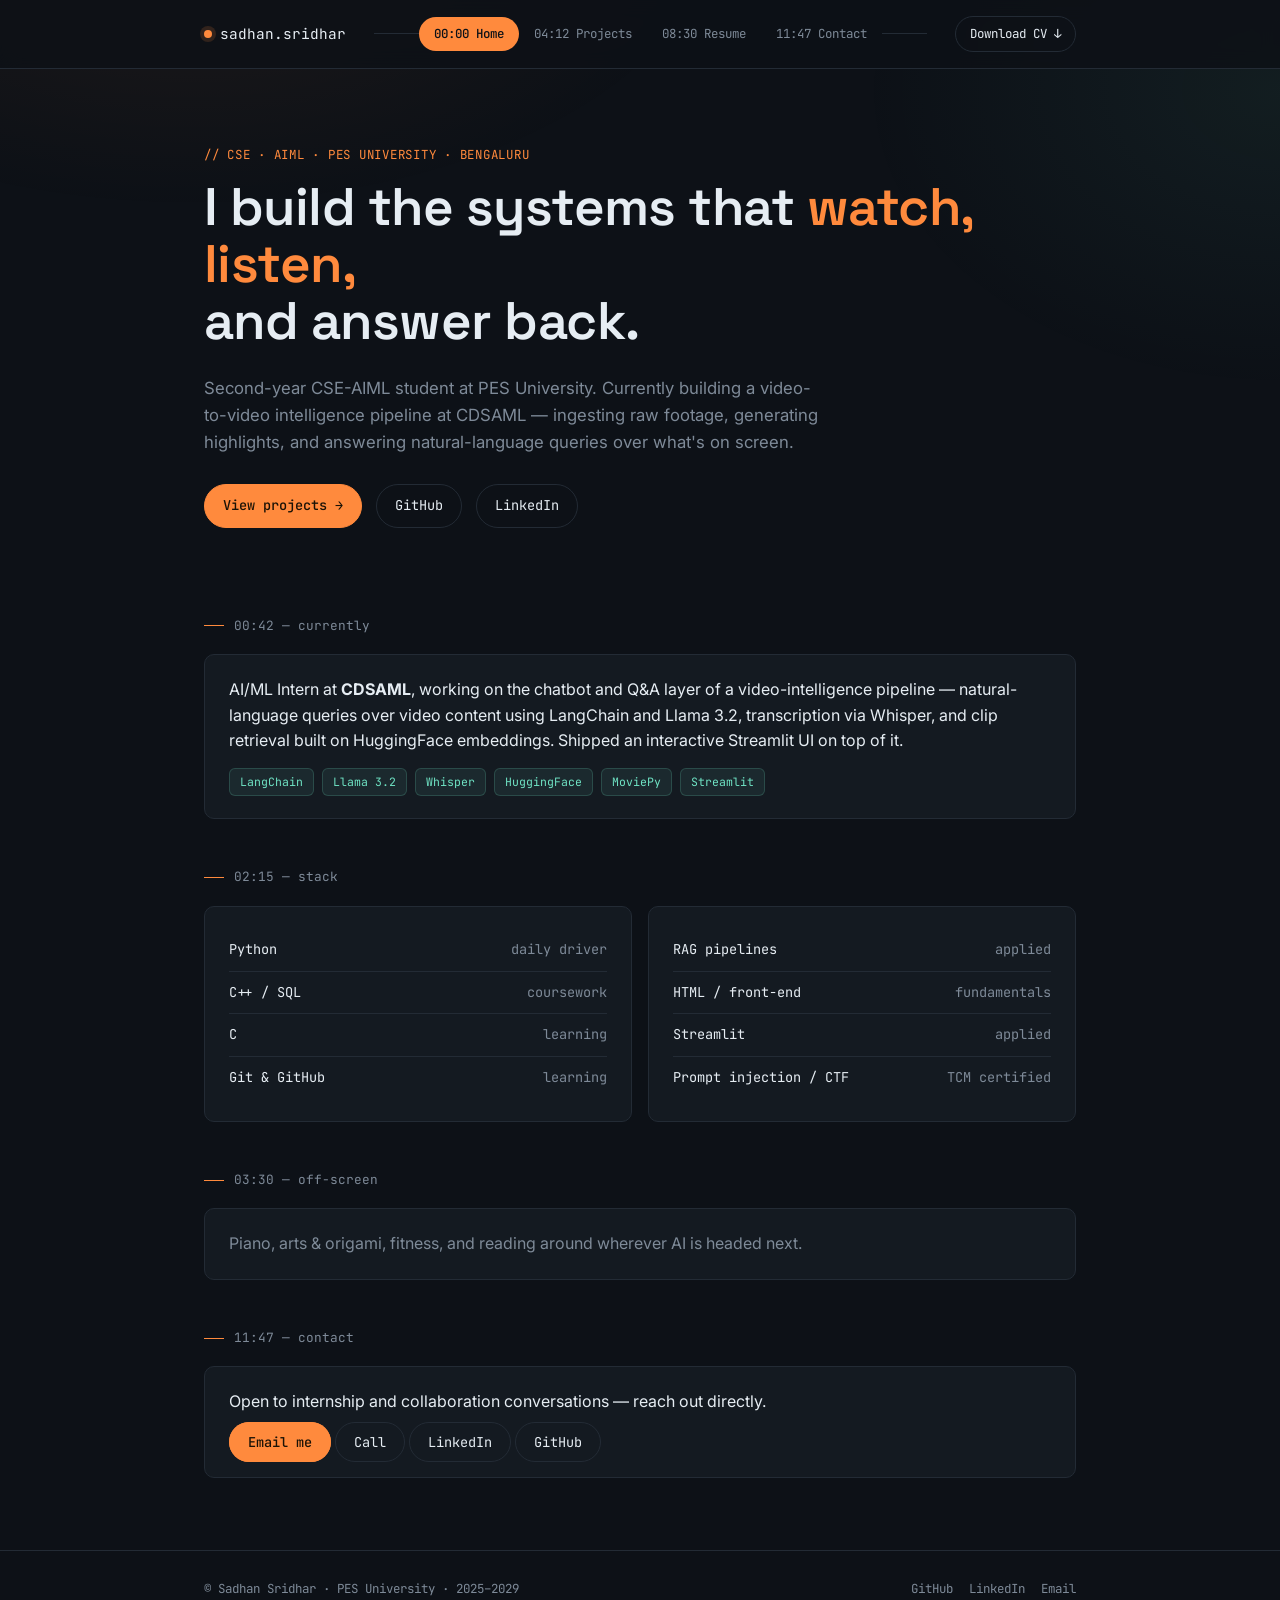
<file: index.html>
<!DOCTYPE html>
<html lang="en">
<head>
<meta charset="UTF-8">
<meta name="viewport" content="width=device-width, initial-scale=1.0">
<title>Sadhan Sridhar — CSE/AIML, PES University</title>
<meta name="description" content="Sadhan Sridhar — CSE/AIML student at PES University. Building RAG pipelines, chatbots, and video-intelligence tools.">

<meta property="og:type" content="website">
<meta property="og:title" content="Sadhan Sridhar — CSE/AIML, PES University">
<meta property="og:description" content="CSE/AIML student at PES University, building RAG pipelines, chatbots, and video-intelligence tools.">
<meta property="og:url" content="https://sadhansrid007.github.io/">
<meta property="og:image" content="https://sadhansrid007.github.io/assets/og-banner.png">
<meta property="og:image:width" content="1200">
<meta property="og:image:height" content="630">
<meta name="twitter:card" content="summary_large_image">
<meta name="twitter:title" content="Sadhan Sridhar — CSE/AIML, PES University">
<meta name="twitter:description" content="CSE/AIML student at PES University, building RAG pipelines, chatbots, and video-intelligence tools.">
<meta name="twitter:image" content="https://sadhansrid007.github.io/assets/og-banner.png">

<link rel="stylesheet" href="style.css">
</head>
<body>

<nav class="timeline-nav">
  <div class="wrap">
    <a href="index.html" class="brand"><span class="dot"></span>sadhan.sridhar</a>
    <div class="scrub">
      <div class="track"></div>
      <a href="index.html" class="active">00:00 Home</a>
      <a href="projects.html">04:12 Projects</a>
      <a href="resume.html">08:30 Resume</a>
      <a href="index.html#contact">11:47 Contact</a>
      <div class="track"></div>
    </div>
    <a class="resume-btn" href="assets/Sadhan_Resume.pdf" target="_blank" rel="noopener">Download CV ↓</a>
  </div>
</nav>

<main class="wrap">

  <section class="hero">
    <p class="eyebrow">// CSE · AIML · PES University · Bengaluru</p>
    <h1>I build the systems that <span class="accent-word">watch, listen,</span><br>and answer back.</h1>
    <p class="lede">Second-year CSE-AIML student at PES University. Currently building a video-to-video intelligence pipeline at CDSAML — ingesting raw footage, generating highlights, and answering natural-language queries over what's on screen.</p>
    <div class="links">
      <a class="btn primary" href="projects.html">View projects →</a>
      <a class="btn" href="https://github.com/Sadhansrid007" target="_blank" rel="noopener">GitHub</a>
      <a class="btn" href="https://www.linkedin.com/in/sadhan-sridhar/" target="_blank" rel="noopener">LinkedIn</a>
    </div>
  </section>

  <p class="chapter">00:42 — currently</p>
  <div class="panel">
    <p style="margin:0;">AI/ML Intern at <strong>CDSAML</strong>, working on the chatbot and Q&amp;A layer of a video-intelligence pipeline — natural-language queries over video content using LangChain and Llama 3.2, transcription via Whisper, and clip retrieval built on HuggingFace embeddings. Shipped an interactive Streamlit UI on top of it.</p>
    <div class="tags">
      <span class="tag">LangChain</span>
      <span class="tag">Llama 3.2</span>
      <span class="tag">Whisper</span>
      <span class="tag">HuggingFace</span>
      <span class="tag">MoviePy</span>
      <span class="tag">Streamlit</span>
    </div>
  </div>

  <p class="chapter">02:15 — stack</p>
  <div class="grid cols-2">
    <div class="panel">
      <div class="skill-row"><span>Python</span><span class="muted">daily driver</span></div>
      <div class="skill-row"><span>C++ / SQL</span><span class="muted">coursework</span></div>
      <div class="skill-row"><span>C</span><span class="muted">learning</span></div>
      <div class="skill-row"><span>Git &amp; GitHub</span><span class="muted">learning</span></div>
    </div>
    <div class="panel">
      <div class="skill-row"><span>RAG pipelines</span><span class="muted">applied</span></div>
      <div class="skill-row"><span>HTML / front-end</span><span class="muted">fundamentals</span></div>
      <div class="skill-row"><span>Streamlit</span><span class="muted">applied</span></div>
      <div class="skill-row"><span>Prompt injection / CTF</span><span class="muted">TCM certified</span></div>
    </div>
  </div>

  <p class="chapter">03:30 — off-screen</p>
  <div class="panel">
    <p style="margin:0;" class="muted">Piano, arts &amp; origami, fitness, and reading around wherever AI is headed next.</p>
  </div>

  <section id="contact">
    <p class="chapter">11:47 — contact</p>
    <div class="panel">
      <p style="margin:0 0 14px;">Open to internship and collaboration conversations — reach out directly.</p>
      <div class="links" style="margin-top:0;">
        <a class="btn primary" href="mailto:Sadhans.sridhar@gmail.com">Email me</a>
        <a class="btn" href="tel:+919741775816">Call</a>
        <a class="btn" href="https://www.linkedin.com/in/sadhan-sridhar/" target="_blank" rel="noopener">LinkedIn</a>
        <a class="btn" href="https://github.com/Sadhansrid007" target="_blank" rel="noopener">GitHub</a>
      </div>
    </div>
  </section>

</main>

<footer>
  <div class="wrap">
    <span>© Sadhan Sridhar · PES University · 2025–2029</span>
    <span class="socials">
      <a href="https://github.com/Sadhansrid007" target="_blank" rel="noopener">GitHub</a>
      <a href="https://www.linkedin.com/in/sadhan-sridhar/" target="_blank" rel="noopener">LinkedIn</a>
      <a href="mailto:Sadhans.sridhar@gmail.com">Email</a>
    </span>
  </div>
</footer>

</body>
</html>
</file>
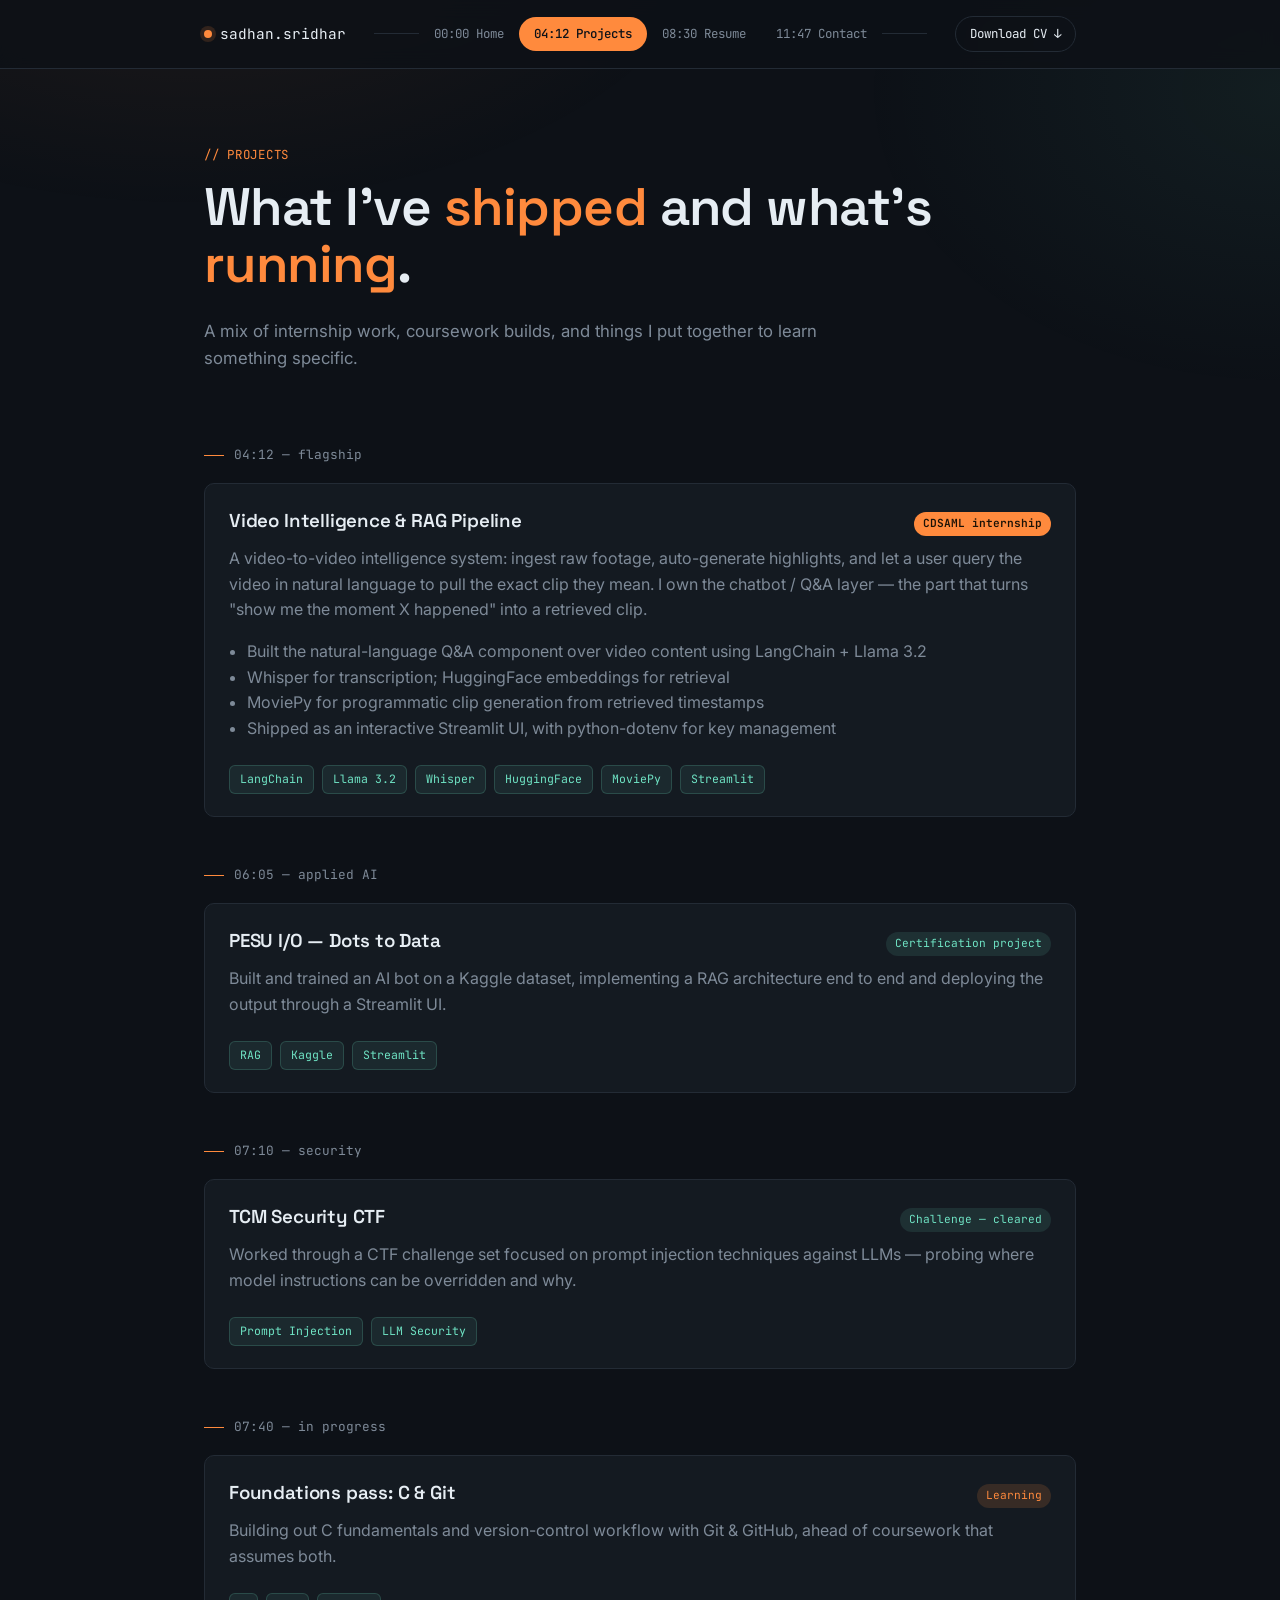
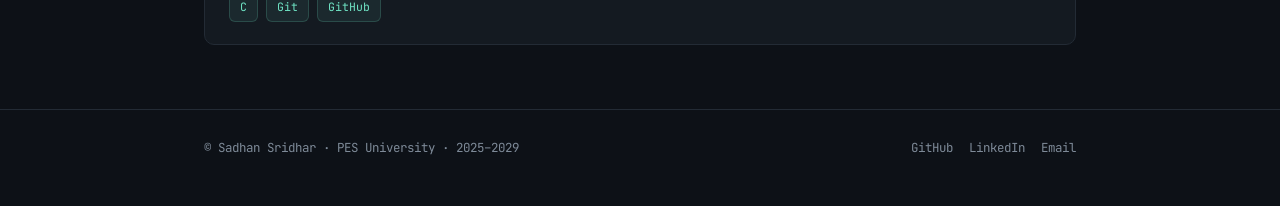
<file: projects.html>
<!DOCTYPE html>
<html lang="en">
<head>
<meta charset="UTF-8">
<meta name="viewport" content="width=device-width, initial-scale=1.0">
<title>Projects — Sadhan Sridhar</title>
<meta name="description" content="Projects by Sadhan Sridhar — video intelligence, RAG pipelines, and applied AI/ML work.">

<meta property="og:type" content="website">
<meta property="og:title" content="Projects — Sadhan Sridhar">
<meta property="og:description" content="Video intelligence, RAG pipelines, and applied AI/ML work by Sadhan Sridhar.">
<meta property="og:url" content="https://sadhansrid007.github.io/projects.html">
<meta property="og:image" content="https://sadhansrid007.github.io/assets/og-banner.png">
<meta property="og:image:width" content="1200">
<meta property="og:image:height" content="630">
<meta name="twitter:card" content="summary_large_image">
<meta name="twitter:title" content="Projects — Sadhan Sridhar">
<meta name="twitter:image" content="https://sadhansrid007.github.io/assets/og-banner.png">

<link rel="stylesheet" href="style.css">
</head>
<body>

<nav class="timeline-nav">
  <div class="wrap">
    <a href="index.html" class="brand"><span class="dot"></span>sadhan.sridhar</a>
    <div class="scrub">
      <div class="track"></div>
      <a href="index.html">00:00 Home</a>
      <a href="projects.html" class="active">04:12 Projects</a>
      <a href="resume.html">08:30 Resume</a>
      <a href="index.html#contact">11:47 Contact</a>
      <div class="track"></div>
    </div>
    <a class="resume-btn" href="assets/Sadhan_Resume.pdf" target="_blank" rel="noopener">Download CV ↓</a>
  </div>
</nav>

<main class="wrap">

  <section class="hero" style="padding-bottom:8px;">
    <p class="eyebrow">// Projects</p>
    <h1>What I've <span class="accent-word">shipped</span> and what's <span class="accent-word">running</span>.</h1>
    <p class="lede">A mix of internship work, coursework builds, and things I put together to learn something specific.</p>
  </section>

  <p class="chapter">04:12 — flagship</p>
  <div class="panel project">
    <div class="project-head">
      <h3 style="margin:0;">Video Intelligence &amp; RAG Pipeline</h3>
      <span class="status flagship">CDSAML internship</span>
    </div>
    <p class="muted" style="margin:0;">A video-to-video intelligence system: ingest raw footage, auto-generate highlights, and let a user query the video in natural language to pull the exact clip they mean. I own the chatbot / Q&amp;A layer — the part that turns "show me the moment X happened" into a retrieved clip.</p>
    <ul style="margin:6px 0 0; padding-left:18px; color:var(--muted);">
      <li>Built the natural-language Q&amp;A component over video content using LangChain + Llama 3.2</li>
      <li>Whisper for transcription; HuggingFace embeddings for retrieval</li>
      <li>MoviePy for programmatic clip generation from retrieved timestamps</li>
      <li>Shipped as an interactive Streamlit UI, with python-dotenv for key management</li>
    </ul>
    <div class="tags">
      <span class="tag">LangChain</span><span class="tag">Llama 3.2</span><span class="tag">Whisper</span>
      <span class="tag">HuggingFace</span><span class="tag">MoviePy</span><span class="tag">Streamlit</span>
    </div>
  </div>

  <p class="chapter">06:05 — applied AI</p>
  <div class="panel project">
    <div class="project-head">
      <h3 style="margin:0;">PESU I/O — Dots to Data</h3>
      <span class="status live">Certification project</span>
    </div>
    <p class="muted" style="margin:0;">Built and trained an AI bot on a Kaggle dataset, implementing a RAG architecture end to end and deploying the output through a Streamlit UI.</p>
    <div class="tags">
      <span class="tag">RAG</span><span class="tag">Kaggle</span><span class="tag">Streamlit</span>
    </div>
  </div>

  <p class="chapter">07:10 — security</p>
  <div class="panel project">
    <div class="project-head">
      <h3 style="margin:0;">TCM Security CTF</h3>
      <span class="status live">Challenge — cleared</span>
    </div>
    <p class="muted" style="margin:0;">Worked through a CTF challenge set focused on prompt injection techniques against LLMs — probing where model instructions can be overridden and why.</p>
    <div class="tags">
      <span class="tag">Prompt Injection</span><span class="tag">LLM Security</span>
    </div>
  </div>

  <p class="chapter">07:40 — in progress</p>
  <div class="panel project">
    <div class="project-head">
      <h3 style="margin:0;">Foundations pass: C &amp; Git</h3>
      <span class="status progress">Learning</span>
    </div>
    <p class="muted" style="margin:0;">Building out C fundamentals and version-control workflow with Git &amp; GitHub, ahead of coursework that assumes both.</p>
    <div class="tags">
      <span class="tag">C</span><span class="tag">Git</span><span class="tag">GitHub</span>
    </div>
  </div>

</main>

<footer>
  <div class="wrap">
    <span>© Sadhan Sridhar · PES University · 2025–2029</span>
    <span class="socials">
      <a href="https://github.com/Sadhansrid007" target="_blank" rel="noopener">GitHub</a>
      <a href="https://www.linkedin.com/in/sadhan-sridhar/" target="_blank" rel="noopener">LinkedIn</a>
      <a href="mailto:Sadhans.sridhar@gmail.com">Email</a>
    </span>
  </div>
</footer>

</body>
</html>
</file>
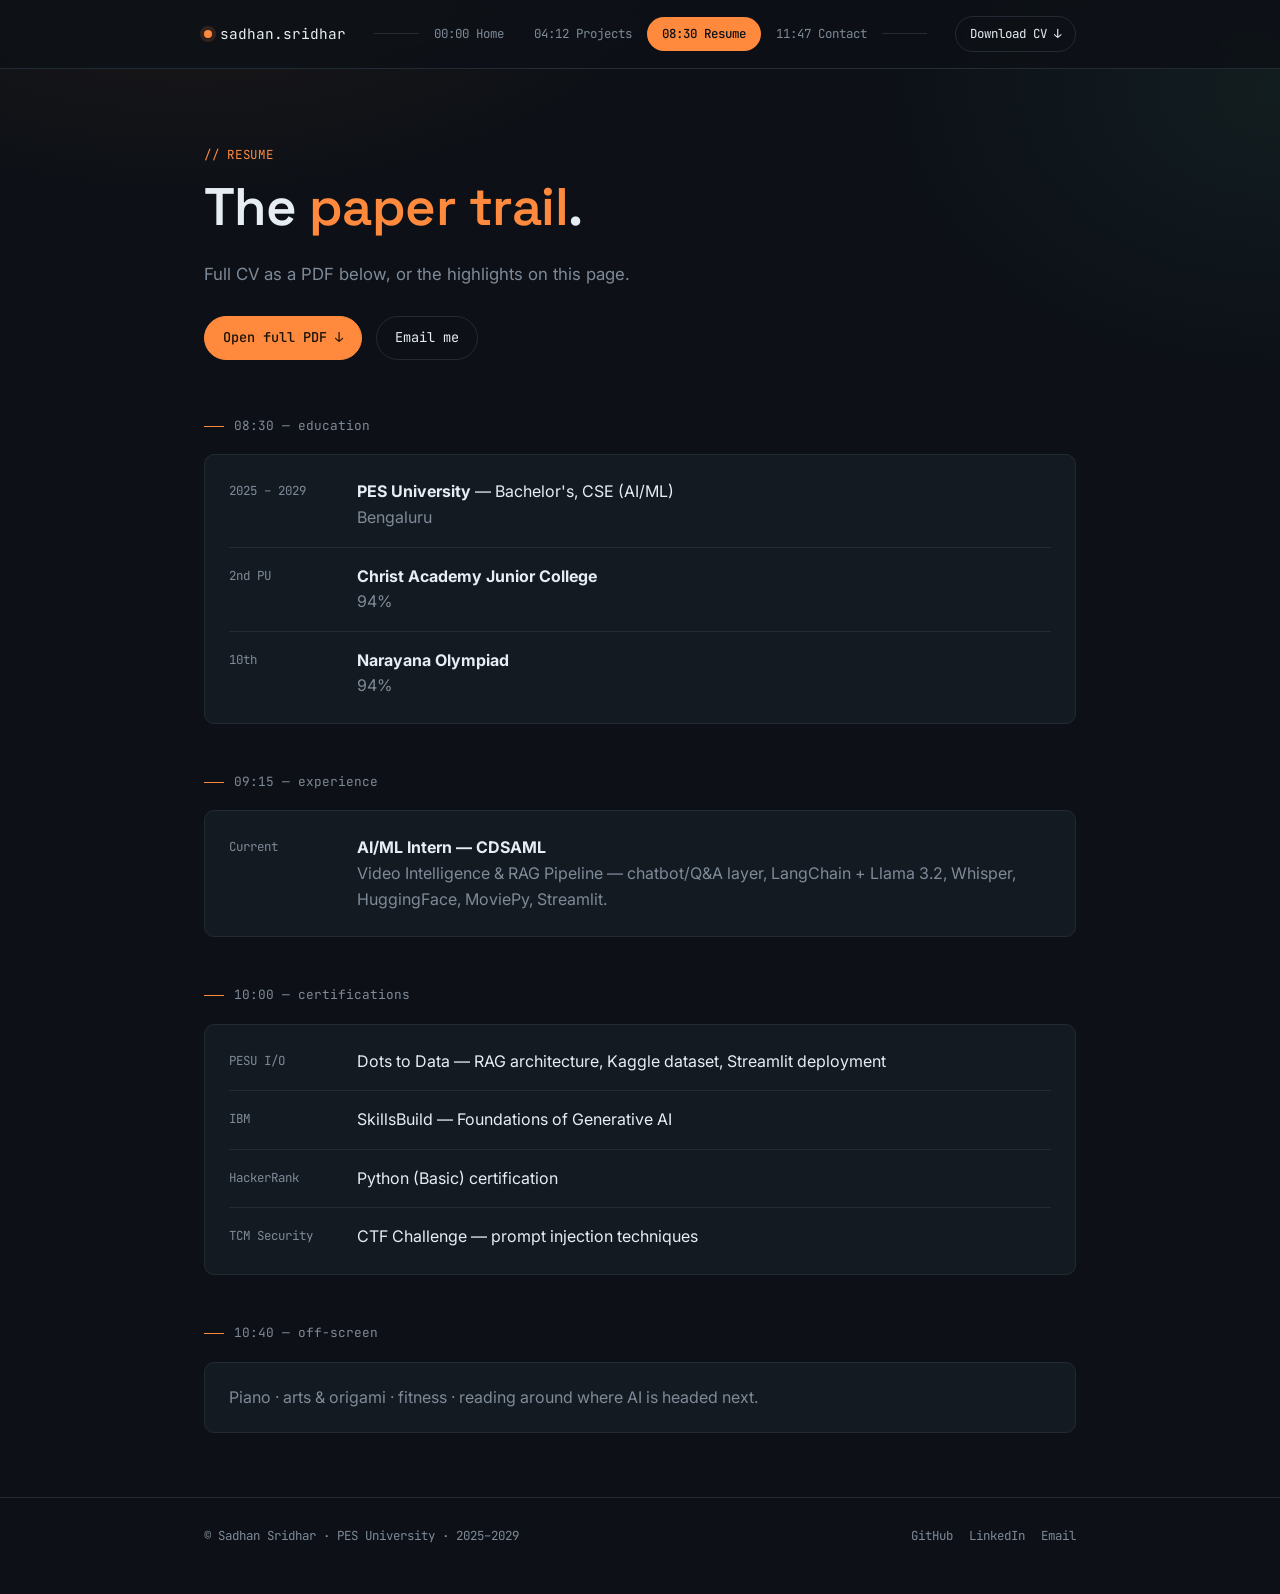
<file: resume.html>
<!DOCTYPE html>
<html lang="en">
<head>
<meta charset="UTF-8">
<meta name="viewport" content="width=device-width, initial-scale=1.0">
<title>Resume — Sadhan Sridhar</title>
<meta name="description" content="Resume — Sadhan Sridhar, CSE/AIML student at PES University.">

<meta property="og:type" content="website">
<meta property="og:title" content="Resume — Sadhan Sridhar">
<meta property="og:description" content="Resume — Sadhan Sridhar, CSE/AIML student at PES University.">
<meta property="og:url" content="https://sadhansrid007.github.io/resume.html">
<meta property="og:image" content="https://sadhansrid007.github.io/assets/og-banner.png">
<meta property="og:image:width" content="1200">
<meta property="og:image:height" content="630">
<meta name="twitter:card" content="summary_large_image">
<meta name="twitter:title" content="Resume — Sadhan Sridhar">
<meta name="twitter:image" content="https://sadhansrid007.github.io/assets/og-banner.png">

<link rel="stylesheet" href="style.css">
</head>
<body>

<nav class="timeline-nav">
  <div class="wrap">
    <a href="index.html" class="brand"><span class="dot"></span>sadhan.sridhar</a>
    <div class="scrub">
      <div class="track"></div>
      <a href="index.html">00:00 Home</a>
      <a href="projects.html">04:12 Projects</a>
      <a href="resume.html" class="active">08:30 Resume</a>
      <a href="index.html#contact">11:47 Contact</a>
      <div class="track"></div>
    </div>
    <a class="resume-btn" href="assets/Sadhan_Resume.pdf" target="_blank" rel="noopener">Download CV ↓</a>
  </div>
</nav>

<main class="wrap">

  <section class="hero" style="padding-bottom:8px;">
    <p class="eyebrow">// Resume</p>
    <h1>The <span class="accent-word">paper trail</span>.</h1>
    <p class="lede">Full CV as a PDF below, or the highlights on this page.</p>
    <div class="links">
      <a class="btn primary" href="assets/Sadhan_Resume.pdf" target="_blank" rel="noopener">Open full PDF ↓</a>
      <a class="btn" href="mailto:Sadhans.sridhar@gmail.com">Email me</a>
    </div>
  </section>

  <p class="chapter">08:30 — education</p>
  <div class="panel" style="padding:8px 24px;">
    <div class="tl-item">
      <span class="tl-time">2025 – 2029</span>
      <div>
        <strong>PES University</strong> — Bachelor's, CSE (AI/ML)<br>
        <span class="muted">Bengaluru</span>
      </div>
    </div>
    <div class="tl-item">
      <span class="tl-time">2nd PU</span>
      <div>
        <strong>Christ Academy Junior College</strong><br>
        <span class="muted">94%</span>
      </div>
    </div>
    <div class="tl-item">
      <span class="tl-time">10th</span>
      <div>
        <strong>Narayana Olympiad</strong><br>
        <span class="muted">94%</span>
      </div>
    </div>
  </div>

  <p class="chapter">09:15 — experience</p>
  <div class="panel" style="padding:8px 24px;">
    <div class="tl-item">
      <span class="tl-time">Current</span>
      <div>
        <strong>AI/ML Intern — CDSAML</strong><br>
        <span class="muted">Video Intelligence &amp; RAG Pipeline — chatbot/Q&amp;A layer, LangChain + Llama 3.2, Whisper, HuggingFace, MoviePy, Streamlit.</span>
      </div>
    </div>
  </div>

  <p class="chapter">10:00 — certifications</p>
  <div class="panel" style="padding:8px 24px;">
    <div class="tl-item">
      <span class="tl-time">PESU I/O</span>
      <div>Dots to Data — RAG architecture, Kaggle dataset, Streamlit deployment</div>
    </div>
    <div class="tl-item">
      <span class="tl-time">IBM</span>
      <div>SkillsBuild — Foundations of Generative AI</div>
    </div>
    <div class="tl-item">
      <span class="tl-time">HackerRank</span>
      <div>Python (Basic) certification</div>
    </div>
    <div class="tl-item">
      <span class="tl-time">TCM Security</span>
      <div>CTF Challenge — prompt injection techniques</div>
    </div>
  </div>

  <p class="chapter">10:40 — off-screen</p>
  <div class="panel">
    <p class="muted" style="margin:0;">Piano · arts &amp; origami · fitness · reading around where AI is headed next.</p>
  </div>

</main>

<footer>
  <div class="wrap">
    <span>© Sadhan Sridhar · PES University · 2025–2029</span>
    <span class="socials">
      <a href="https://github.com/Sadhansrid007" target="_blank" rel="noopener">GitHub</a>
      <a href="https://www.linkedin.com/in/sadhan-sridhar/" target="_blank" rel="noopener">LinkedIn</a>
      <a href="mailto:Sadhans.sridhar@gmail.com">Email</a>
    </span>
  </div>
</footer>

</body>
</html>
</file>
<file: style.css>
/* ============================================================
   S. Sadhan — portfolio
   Token system
   Color:   bg #0D1117 · panel #141A21 · border #232B35
            text #E6EDF3 · muted #7E8A98
            accent #FF8A3D (timeline/scrubber amber)
            accent-2 #6FE3C4 (chapter-mark mint, used sparingly)
   Type:    display  "Space Grotesk"
            body     "Inter"
            mono     "JetBrains Mono"  (timestamps, labels, code)
   ============================================================ */

@import url('https://fonts.googleapis.com/css2?family=Space+Grotesk:wght@500;600;700&family=Inter:wght@400;500;600&family=JetBrains+Mono:wght@400;500&display=swap');

:root{
  --bg:#0D1117;
  --panel:#141A21;
  --panel-hi:#1B222B;
  --border:#232B35;
  --text:#E6EDF3;
  --muted:#7E8A98;
  --accent:#FF8A3D;
  --accent-soft:#FF8A3D26;
  --accent-2:#6FE3C4;
  --radius:10px;
  --maxw:920px;
}

*{box-sizing:border-box;}
html{scroll-behavior:smooth;}
body{
  margin:0;
  background:var(--bg);
  color:var(--text);
  font-family:'Inter', system-ui, sans-serif;
  font-size:16px;
  line-height:1.6;
  -webkit-font-smoothing:antialiased;
}
body::before{
  content:"";
  position:fixed; inset:0;
  background:
    radial-gradient(ellipse 900px 500px at 15% -10%, #FF8A3D14, transparent 60%),
    radial-gradient(ellipse 700px 500px at 100% 10%, #6FE3C40f, transparent 60%);
  pointer-events:none;
  z-index:0;
}
a{color:inherit; text-decoration:none;}
:focus-visible{outline:2px solid var(--accent); outline-offset:3px; border-radius:4px;}

h1,h2,h3{
  font-family:'Space Grotesk', sans-serif;
  font-weight:600;
  letter-spacing:-0.01em;
  margin:0 0 .5em;
}
.eyebrow{
  font-family:'JetBrains Mono', monospace;
  font-size:.78rem;
  letter-spacing:.06em;
  color:var(--accent);
  text-transform:uppercase;
}
.muted{color:var(--muted);}

.wrap{
  max-width:var(--maxw);
  margin:0 auto;
  padding:0 24px;
  position:relative;
  z-index:1;
}

/* ---------- timeline nav (signature element) ---------- */
.timeline-nav{
  position:sticky; top:0; z-index:20;
  background:#0D1117d9;
  backdrop-filter:blur(10px);
  border-bottom:1px solid var(--border);
}
.timeline-nav .wrap{
  display:flex;
  align-items:center;
  gap:28px;
  padding:16px 24px;
  overflow-x:auto;
}
.brand{
  font-family:'JetBrains Mono', monospace;
  font-size:.9rem;
  color:var(--text);
  white-space:nowrap;
  display:flex; align-items:center; gap:8px;
}
.brand .dot{
  width:8px; height:8px; border-radius:50%;
  background:var(--accent);
  box-shadow:0 0 0 4px var(--accent-soft);
  animation:pulse 2.4s ease-in-out infinite;
  flex-shrink:0;
}
@keyframes pulse{
  0%,100%{ box-shadow:0 0 0 4px var(--accent-soft); }
  50%{ box-shadow:0 0 0 7px var(--accent-soft); }
}
.scrub{
  flex:1;
  display:flex;
  align-items:center;
  gap:0;
  min-width:260px;
}
.scrub .track{
  flex:1; height:1px; background:var(--border);
}
.scrub a{
  font-family:'JetBrains Mono', monospace;
  font-size:.78rem;
  color:var(--muted);
  white-space:nowrap;
  padding:6px 14px;
  border:1px solid transparent;
  border-radius:999px;
  transition:color .15s, border-color .15s;
}
.scrub a:hover{ color:var(--text); }
.scrub a.active{
  color:var(--bg);
  background:var(--accent);
  font-weight:500;
}
.resume-btn{
  font-family:'JetBrains Mono', monospace;
  font-size:.78rem;
  border:1px solid var(--border);
  padding:7px 14px;
  border-radius:999px;
  white-space:nowrap;
  transition:border-color .15s, color .15s;
}
.resume-btn:hover{ border-color:var(--accent); color:var(--accent); }

@media (max-width:640px){
  .scrub{ order:3; width:100%; }
  .timeline-nav .wrap{ flex-wrap:wrap; row-gap:10px; }
}

/* ---------- chapter mark (per-page timestamp label) ---------- */
.chapter{
  font-family:'JetBrains Mono', monospace;
  font-size:.8rem;
  color:var(--muted);
  display:flex; align-items:center; gap:10px;
  margin:48px 0 18px;
}
.chapter::before{
  content:"";
  width:20px; height:1px;
  background:var(--accent);
}

/* ---------- hero ---------- */
.hero{ padding:64px 0 40px; }
.hero h1{
  font-size:clamp(2.1rem, 5vw, 3.3rem);
  line-height:1.08;
}
.hero .accent-word{ color:var(--accent); }
.hero p.lede{
  max-width:56ch;
  color:var(--muted);
  font-size:1.05rem;
  margin-top:14px;
}
.hero .links{
  display:flex; gap:14px; margin-top:28px; flex-wrap:wrap;
}
.btn{
  font-family:'JetBrains Mono', monospace;
  font-size:.85rem;
  padding:10px 18px;
  border-radius:999px;
  border:1px solid var(--border);
  transition:border-color .15s, background .15s, color .15s;
}
.btn.primary{
  background:var(--accent);
  color:#1a1206;
  border-color:var(--accent);
  font-weight:500;
}
.btn.primary:hover{ filter:brightness(1.08); }
.btn:not(.primary):hover{ border-color:var(--accent); color:var(--accent); }

/* ---------- cards / panels ---------- */
.panel{
  background:var(--panel);
  border:1px solid var(--border);
  border-radius:var(--radius);
  padding:22px 24px;
}
.grid{
  display:grid;
  gap:16px;
}
.grid.cols-2{ grid-template-columns:1fr 1fr; }
@media (max-width:700px){ .grid.cols-2{ grid-template-columns:1fr; } }

/* ---------- tags ---------- */
.tags{ display:flex; flex-wrap:wrap; gap:8px; margin-top:14px; }
.tag{
  font-family:'JetBrains Mono', monospace;
  font-size:.72rem;
  color:var(--accent-2);
  background:#6FE3C414;
  border:1px solid #6FE3C42e;
  padding:4px 10px;
  border-radius:6px;
}

/* ---------- project card ---------- */
.project{
  display:flex; flex-direction:column; gap:10px;
}
.project-head{
  display:flex; justify-content:space-between; align-items:baseline; gap:12px;
}
.status{
  font-family:'JetBrains Mono', monospace;
  font-size:.7rem;
  padding:3px 9px;
  border-radius:999px;
  white-space:nowrap;
}
.status.live{ color:#6FE3C4; background:#6FE3C41c; }
.status.progress{ color:var(--accent); background:var(--accent-soft); }
.status.flagship{ color:#1a1206; background:var(--accent); font-weight:600; }

/* ---------- timeline list (education / certs) ---------- */
.tl-item{
  display:grid;
  grid-template-columns:110px 1fr;
  gap:18px;
  padding:16px 0;
  border-top:1px solid var(--border);
}
.tl-item:first-child{ border-top:none; }
.tl-time{
  font-family:'JetBrains Mono', monospace;
  font-size:.78rem;
  color:var(--muted);
  padding-top:2px;
}
@media (max-width:560px){
  .tl-item{ grid-template-columns:1fr; gap:4px; }
}

/* ---------- skills ---------- */
.skill-row{
  display:flex; justify-content:space-between; align-items:center;
  padding:10px 0; border-top:1px solid var(--border);
  font-family:'JetBrains Mono', monospace; font-size:.85rem;
}
.skill-row:first-child{ border-top:none; }

/* ---------- footer ---------- */
footer{
  border-top:1px solid var(--border);
  margin-top:64px;
  padding:28px 0 48px;
}
footer .wrap{
  display:flex; justify-content:space-between; align-items:center;
  flex-wrap:wrap; gap:12px;
  font-family:'JetBrains Mono', monospace;
  font-size:.78rem;
  color:var(--muted);
}
footer .socials{ display:flex; gap:16px; }
footer .socials a:hover{ color:var(--accent); }

section{ padding-bottom:8px; }

@media (prefers-reduced-motion: reduce){
  .brand .dot{ animation:none; }
  html{ scroll-behavior:auto; }
}
</file>
